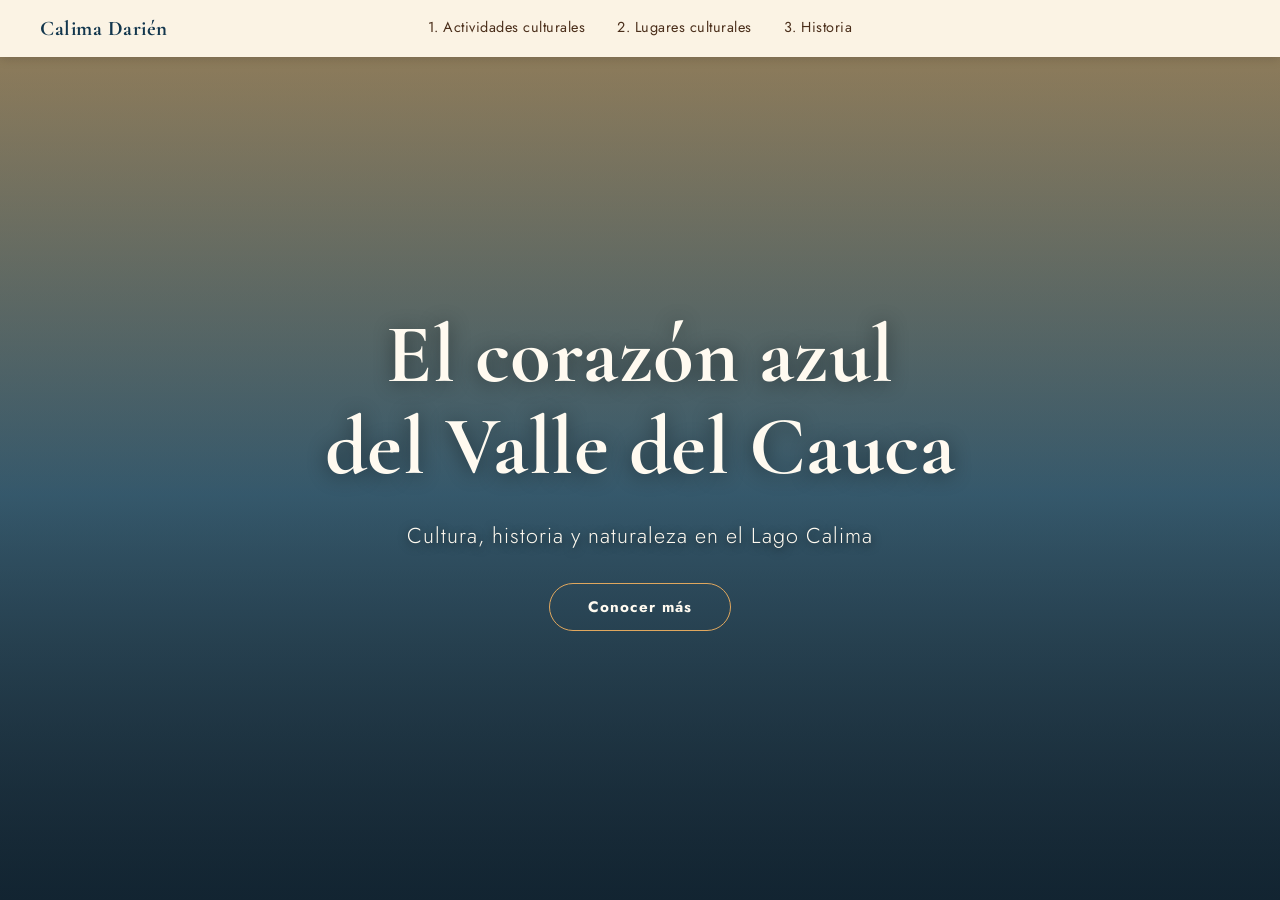
<file: index.html>
<!DOCTYPE html>
<html lang="es">
<head>
  <meta charset="UTF-8">
  <meta name="viewport" content="width=device-width, initial-scale=1.0">
  <title>Calima Darién | Lago Calima</title>
  <meta name="description" content="Conoce la cultura, los lugares y la historia de Calima Darién y su lago.">

  <link rel="preconnect" href="https://fonts.googleapis.com">
  <link rel="preconnect" href="https://fonts.gstatic.com" crossorigin>
  <link href="https://fonts.googleapis.com/css2?family=Cormorant+Garamond:wght@400;500&family=Jost:wght@300;400&display=swap" rel="stylesheet">

  <link rel="stylesheet" href="estilos.css">
</head>
<body>

  <header class="barra">
    <a href="index.html" class="btn-principal"><b>Calima Darién</b></a>

    <nav class="menu">
      <a href="actividadesc.html">1. Actividades culturales</a>
      <a href="lugaresc.html">2. Lugares culturales</a>
      <a href="historia.html">3. Historia</a>
    </nav>

    <span class="espaciador"></span>
  </header>

  <main class="hero">
    <div class="hero-contenido">
      <h1><b>El corazón azul<br>del Valle del Cauca</b></h1>
      <p class="subtitulo">Cultura, historia y naturaleza en el Lago Calima</p>
      <a href="historia.html" class="boton"><b>Conocer más</b></a>
    </div>
  </main>

</body>
</html>
</file>
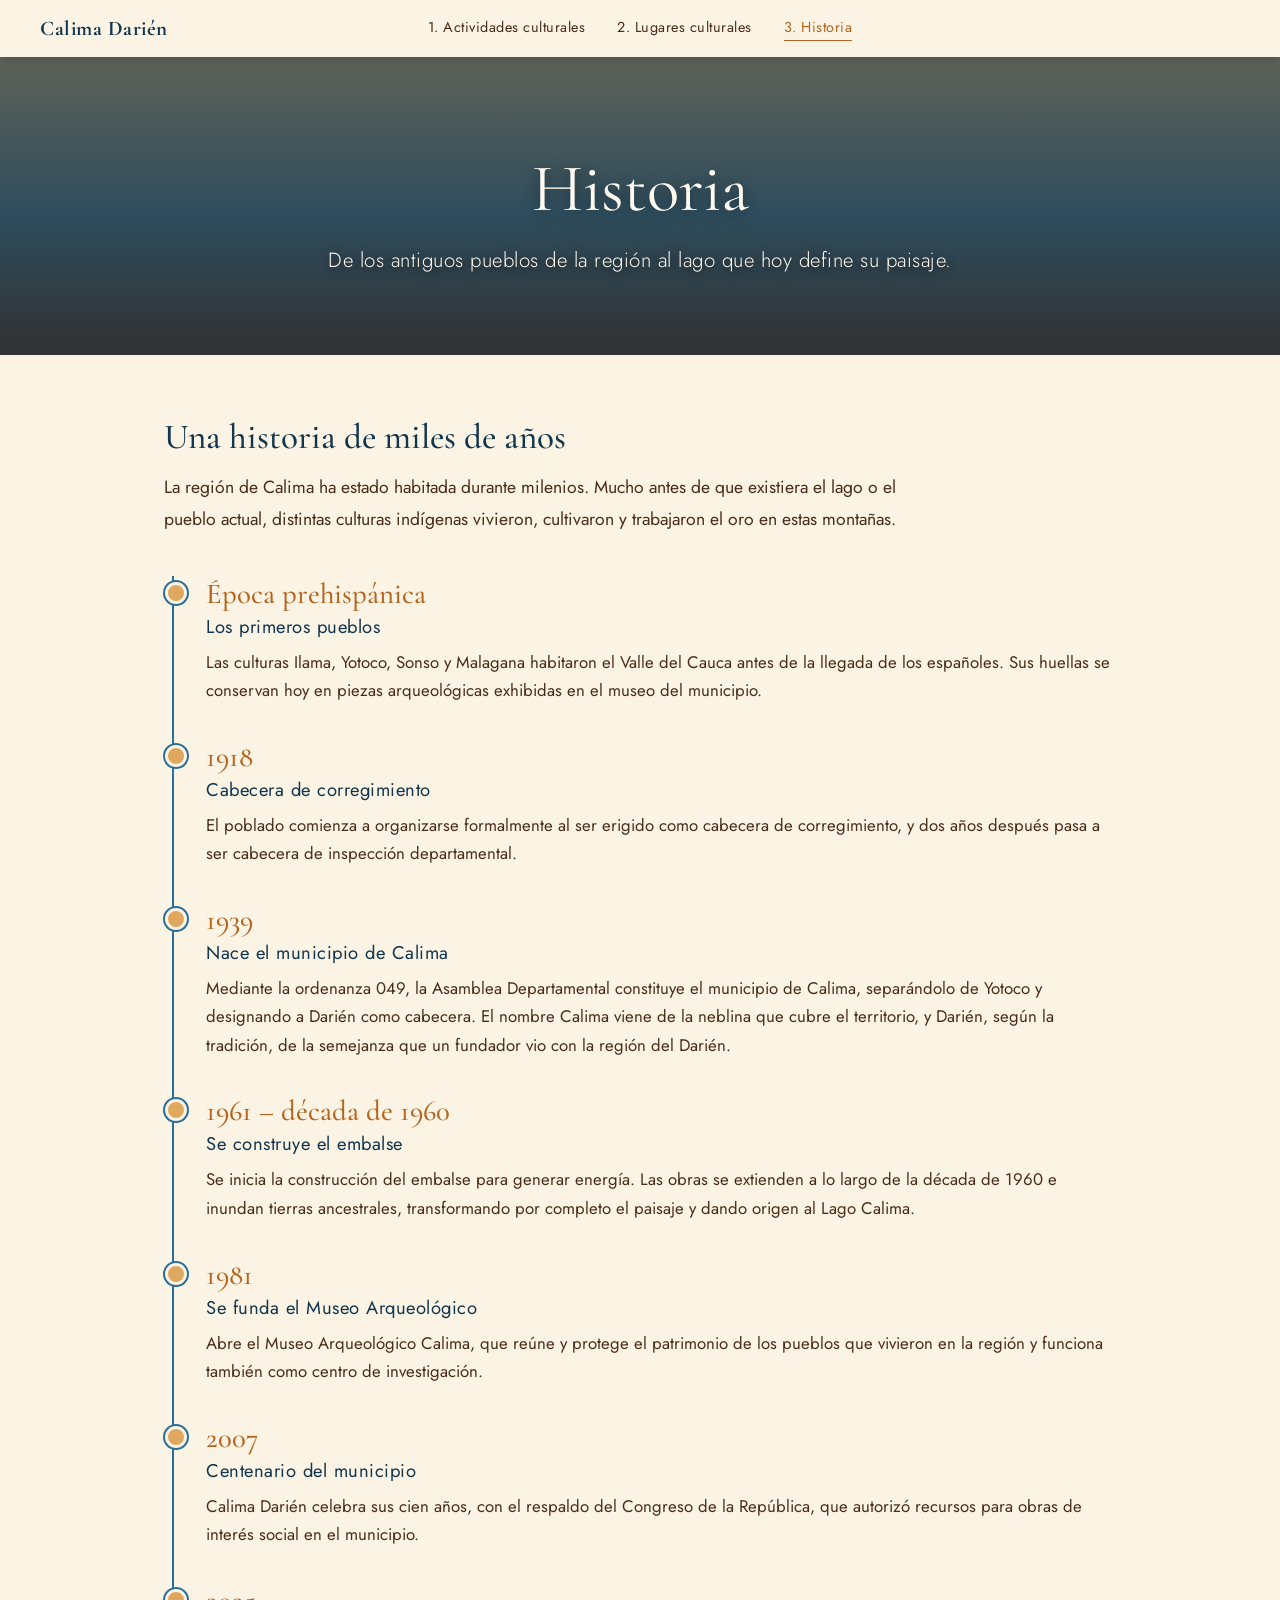
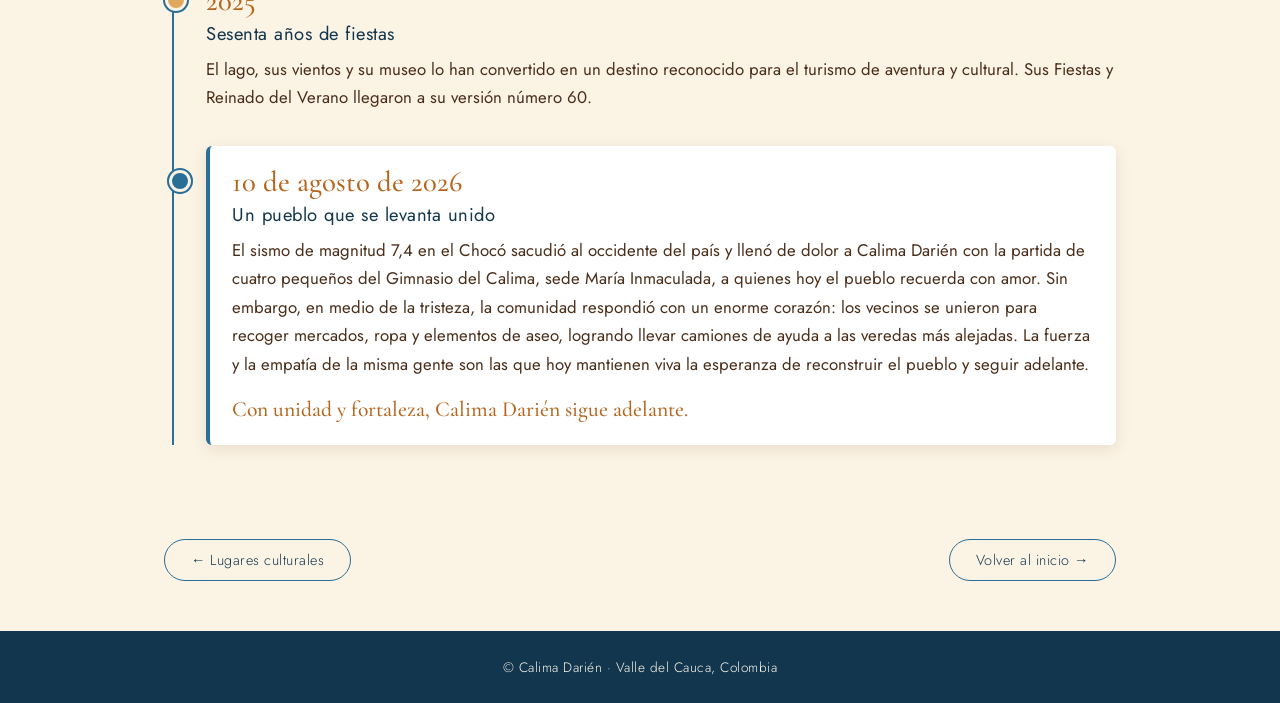
<file: historia.html>
<!DOCTYPE html>
<html lang="es">
<head>
  <meta charset="UTF-8">
  <meta name="viewport" content="width=device-width, initial-scale=1.0">
  <title>Historia | Calima Darién</title>
  <meta name="description" content="Línea de tiempo de la historia de Calima Darién: pueblos antiguos, fundación, construcción del lago y la fuerza de su gente.">

  <link rel="preconnect" href="https://fonts.googleapis.com">
  <link rel="preconnect" href="https://fonts.gstatic.com" crossorigin>
  <link href="https://fonts.googleapis.com/css2?family=Cormorant+Garamond:wght@400;500&family=Jost:wght@300;400&display=swap" rel="stylesheet">

  <link rel="stylesheet" href="estilos.css">
</head>
<body class="interna">

  <header class="barra">
    <a href="index.html" class="btn-principal"><b>Calima Darién</b></a>

    <nav class="menu">
      <a href="actividadesc.html">1. Actividades culturales</a>
      <a href="lugaresc.html">2. Lugares culturales</a>
      <a href="historia.html" class="activo" aria-current="page">3. Historia</a>
    </nav>

    <span class="espaciador"></span>
  </header>

  <section class="cabecera-pagina cabecera-historia">
    <h1>Historia</h1>
    <p>De los antiguos pueblos de la región al lago que hoy define su paisaje.</p>
  </section>

  <main class="contenido">
    <div class="intro">
      <h2>Una historia de miles de años</h2>
      <p>
        La región de Calima ha estado habitada durante milenios. Mucho antes de
        que existiera el lago o el pueblo actual, distintas culturas indígenas
        vivieron, cultivaron y trabajaron el oro en estas montañas.
      </p>
    </div>

    <div class="linea-tiempo">

      <div class="hito">
        <span class="anio">Época prehispánica</span>
        <h3>Los primeros pueblos</h3>
        <p>
          Las culturas Ilama, Yotoco, Sonso y Malagana habitaron el Valle del
          Cauca antes de la llegada de los españoles. Sus huellas se conservan
          hoy en piezas arqueológicas exhibidas en el museo del municipio.
        </p>
      </div>

      <div class="hito">
        <span class="anio">1918</span>
        <h3>Cabecera de corregimiento</h3>
        <p>
          El poblado comienza a organizarse formalmente al ser erigido como
          cabecera de corregimiento, y dos años después pasa a ser cabecera de
          inspección departamental.
        </p>
      </div>

      <div class="hito">
        <span class="anio">1939</span>
        <h3>Nace el municipio de Calima</h3>
        <p>
          Mediante la ordenanza 049, la Asamblea Departamental constituye el
          municipio de Calima, separándolo de Yotoco y designando a Darién
          como cabecera. El nombre Calima viene de la neblina que cubre el
          territorio, y Darién, según la tradición, de la semejanza que un
          fundador vio con la región del Darién.
        </p>
      </div>

      <div class="hito">
        <span class="anio">1961 – década de 1960</span>
        <h3>Se construye el embalse</h3>
        <p>
          Se inicia la construcción del embalse para generar energía. Las obras
          se extienden a lo largo de la década de 1960 e inundan tierras
          ancestrales, transformando por completo el paisaje y dando origen al
          Lago Calima.
        </p>
      </div>

      <div class="hito">
        <span class="anio">1981</span>
        <h3>Se funda el Museo Arqueológico</h3>
        <p>
          Abre el Museo Arqueológico Calima, que reúne y protege el patrimonio
          de los pueblos que vivieron en la región y funciona también como
          centro de investigación.
        </p>
      </div>

      <div class="hito">
        <span class="anio">2007</span>
        <h3>Centenario del municipio</h3>
        <p>
          Calima Darién celebra sus cien años, con el respaldo del Congreso de
          la República, que autorizó recursos para obras de interés social en
          el municipio.
        </p>
      </div>

      <div class="hito">
        <span class="anio">2025</span>
        <h3>Sesenta años de fiestas</h3>
        <p>
          El lago, sus vientos y su museo lo han convertido en un destino
          reconocido para el turismo de aventura y cultural. Sus Fiestas y
          Reinado del Verano llegaron a su versión número 60.
        </p>
      </div>

      <div class="hito hito-destacado">
        <span class="anio">10 de agosto de 2026</span>
        <h3>Un pueblo que se levanta unido</h3>
        <p>
          El sismo de magnitud 7,4 en el Chocó sacudió al occidente del país y llenó de dolor a Calima Darién con la partida de cuatro pequeños del Gimnasio del Calima, sede María Inmaculada, a quienes hoy el pueblo recuerda con amor. Sin embargo, en medio de la tristeza, la comunidad respondió con un enorme corazón: los vecinos se unieron para recoger mercados, ropa y elementos de aseo, logrando llevar camiones de ayuda a las veredas más alejadas. La fuerza y la empatía de la misma gente son las que hoy mantienen viva la esperanza de reconstruir el pueblo y seguir adelante.
        </p>
        <p class="frase-final">Con unidad y fortaleza, Calima Darién sigue adelante.</p>
      </div>

    </div>
  </main>

  <nav class="navegacion-paginas">
    <a href="lugaresc.html">← Lugares culturales</a>
    <a href="index.html">Volver al inicio →</a>
  </nav>

  <footer class="pie">
    <p>© Calima Darién · Valle del Cauca, Colombia</p>
  </footer>

</body>
</html>
</file>
<file: estilos.css>
/* ===== VARIABLES DE COLOR (tonos tierra y azules) ===== */
:root {
  --crema: #fbf3e4;
  --tierra-oscuro: #4a2e1a;
  --terracota: #b5651d;
  --azul-profundo: #12364d;
  --azul-lago: #2a6f97;
  --dorado: #e0a75e;
  --texto-claro: #fffaf0;
}

* {
  margin: 0;
  padding: 0;
  box-sizing: border-box;
}

html, body {
  height: 100%;
}

body {
  font-family: "Jost", sans-serif;
  font-weight: 300;
  background-color: var(--azul-profundo);
  color: var(--texto-claro);
}

a {
  text-decoration: none;
  color: inherit;
}

/* ===== BARRA DE NAVEGACIÓN ===== */
.barra {
  position: fixed;
  top: 0;
  left: 0;
  width: 100%;
  z-index: 10;
  display: grid;
  grid-template-columns: 1fr auto 1fr;
  align-items: center;
  padding: 16px 40px;
  background-color: var(--crema);
  color: var(--tierra-oscuro);
  box-shadow: 0 2px 10px rgba(0, 0, 0, 0.15);
}

.btn-principal {
  font-family: "Cormorant Garamond", serif;
  font-size: clamp(1.3rem, 1.5vw, 1.6rem);
  font-weight: 500;
  letter-spacing: 0.5px;
  color: var(--azul-profundo);
}

.menu {
  display: flex;
  gap: 32px;
}

.menu a {
  font-size: clamp(0.9rem, 1vw, 1.05rem);
  font-weight: 400;
  letter-spacing: 0.5px;
  padding-bottom: 3px;
  border-bottom: 1px solid transparent;
  transition: color 0.3s, border-color 0.3s;
}

.menu a:hover,
.menu a.activo {
  color: var(--terracota);
  border-bottom-color: var(--terracota);
}

/* ===== HERO (INICIO) ===== */
.hero {
  min-height: 100vh;
  display: flex;
  align-items: center;
  justify-content: center;
  text-align: center;
  padding: 100px 24px 60px;
  background:
    linear-gradient(
      to bottom,
      rgba(18, 54, 77, 0.35) 0%,
      rgba(74, 46, 26, 0.35) 55%,
      rgba(18, 30, 40, 0.75) 100%
    ),
    url("https://blogger.googleusercontent.com/img/b/R29vZ2xl/AVvXsEgp2KFAe_UCFP4J2xGSUJrZlvVt5zDSRNdugfr3U5ejgVvif3VngmFKuK3y-PgHHKj7U-qdiKil6Cmu6ggLbUylZGqxwDFVBUe-m3QUEKrpuqBc21c8SRWSz9uvf5Kk9CR0P2majYUhHSw/s1600/lago-calima-la+mellicera.JPG") center / cover no-repeat,
    linear-gradient(to bottom, #e0a75e 0%, #2a6f97 55%, #12364d 100%);
}

.hero-contenido {
  max-width: 900px;
}

.hero h1 {
  font-family: "Cormorant Garamond", serif;
  font-weight: 400;
  font-size: clamp(2.6rem, 7vw, 5.2rem);
  line-height: 1.1;
  letter-spacing: 0.5px;
  text-shadow: 0 2px 20px rgba(0, 0, 0, 0.45);
}

.subtitulo {
  margin-top: 28px;
  font-size: clamp(1.1rem, 2vw, 1.35rem);
  letter-spacing: 1px;
  text-shadow: 0 2px 10px rgba(0, 0, 0, 0.7);
}

.boton {
  display: inline-block;
  margin-top: 32px;
  padding: 12px 38px;
  font-size: clamp(0.95rem, 1.1vw, 1.1rem);
  letter-spacing: 1px;
  color: var(--texto-claro);
  border: 1px solid var(--dorado);
  border-radius: 30px;
  transition: background-color 0.3s, color 0.3s;
}

.boton:hover {
  background-color: var(--dorado);
  color: var(--tierra-oscuro);
}

@media (max-width: 800px) {
  .barra {
    grid-template-columns: 1fr;
    justify-items: center;
    gap: 10px;
    padding: 12px 16px;
  }
  .espaciador { display: none; }
  .menu {
    flex-wrap: wrap;
    justify-content: center;
    gap: 8px 18px;
  }
  .menu a { font-size: 0.8rem; }
  .hero { padding-top: 150px; }
}

/* ===== PÁGINAS INTERNAS ===== */
body.interna {
  height: auto;
  min-height: 100%;
  background-color: var(--crema);
  color: var(--tierra-oscuro);
}

.cabecera-pagina {
  --imagen-fondo: url("https://blogger.googleusercontent.com/img/b/R29vZ2xl/AVvXsEgp2KFAe_UCFP4J2xGSUJrZlvVt5zDSRNdugfr3U5ejgVvif3VngmFKuK3y-PgHHKj7U-qdiKil6Cmu6ggLbUylZGqxwDFVBUe-m3QUEKrpuqBc21c8SRWSz9uvf5Kk9CR0P2majYUhHSw/s1600/lago-calima-la+mellicera.JPG");
  padding: 150px 24px 80px;
  text-align: center;
  color: var(--texto-claro);
  background:
    linear-gradient(
      to bottom,
      rgba(18, 54, 77, 0.55) 0%,
      rgba(74, 46, 26, 0.55) 100%
    ),
    var(--imagen-fondo) center / cover no-repeat,
    linear-gradient(to bottom, #e0a75e 0%, #2a6f97 60%, #12364d 100%);
}

.cabecera-actividades {
  --imagen-fondo: url("https://visitvalle.travel/wp-content/uploads/2024/08/deportes-calima-el-darien.webp");
}

.cabecera-lugares {
  --imagen-fondo: url("https://static.wixstatic.com/media/1ad7b5_3fcc40ae84d74452bb39520ca6f21c20~mv2.jpg/v1/fill/w_1920,h_2560,al_c,q_90,usm_0.66_1.00_0.01,enc_auto/1ad7b5_3fcc40ae84d74452bb39520ca6f21c20~mv2.jpg");
}

.cabecera-historia {
  --imagen-fondo: url("https://lagocalima.com.co/wp-content/uploads/2025/04/del-lago-calima-cesar-trivin204131o.webp");
}

.cabecera-pagina h1 {
  font-family: "Cormorant Garamond", serif;
  font-weight: 400;
  font-size: clamp(2.8rem, 6vw, 4.2rem);
  line-height: 1.15;
  text-shadow: 0 2px 16px rgba(0, 0, 0, 0.45);
}

.cabecera-pagina p {
  max-width: 680px;
  margin: 18px auto 0;
  font-size: clamp(1.05rem, 1.6vw, 1.3rem);
  letter-spacing: 0.5px;
  text-shadow: 0 2px 10px rgba(0, 0, 0, 0.7);
}

.contenido {
  max-width: 1000px;
  margin: 0 auto;
  padding: 60px 24px 40px;
}

.contenido h2 {
  font-family: "Cormorant Garamond", serif;
  font-weight: 500;
  font-size: 2.2rem;
  color: var(--azul-profundo);
  margin-bottom: 14px;
}

.contenido p {
  font-size: 1.1rem;
  line-height: 1.8;
  font-weight: 400;
  margin-bottom: 16px;
}

.intro {
  max-width: 760px;
  margin-bottom: 40px;
}

.tarjetas {
  display: grid;
  grid-template-columns: repeat(auto-fit, minmax(360px, 1fr));
  gap: 24px;
}

.tarjeta {
  background-color: #ffffff;
  border-left: 4px solid var(--terracota);
  border-radius: 6px;
  padding: 24px;
  box-shadow: 0 4px 16px rgba(74, 46, 26, 0.1);
  transition: transform 0.3s, box-shadow 0.3s;
}

.tarjeta:hover {
  transform: translateY(-4px);
  box-shadow: 0 8px 22px rgba(74, 46, 26, 0.18);
}

.tarjeta h3 {
  font-family: "Cormorant Garamond", serif;
  font-weight: 500;
  font-size: 1.8rem;
  color: var(--azul-lago);
  margin-bottom: 10px;
}

.tarjeta p {
  font-size: 1.05rem;
  line-height: 1.7;
  margin-bottom: 0;
}

.etiqueta {
  display: inline-block;
  margin-bottom: 10px;
  padding: 5px 16px;
  font-size: clamp(0.78rem, 0.85vw, 0.9rem);
  font-weight: 500;
  letter-spacing: 1px;
  text-transform: uppercase;
  color: var(--texto-claro);
  background-color: var(--terracota);
  border-radius: 20px;
}

.linea-tiempo {
  margin: 20px 0 10px 8px;
  padding-left: 32px;
  border-left: 2px solid var(--azul-lago);
}

.hito {
  position: relative;
  margin-bottom: 34px;
}

.hito::before {
  content: "";
  position: absolute;
  left: -41px;
  top: 6px;
  width: 16px;
  height: 16px;
  background-color: var(--dorado);
  border: 3px solid var(--crema);
  border-radius: 50%;
  box-shadow: 0 0 0 2px var(--azul-lago);
}

.hito .anio {
  font-family: "Cormorant Garamond", serif;
  font-size: 1.8rem;
  font-weight: 500;
  color: var(--terracota);
}

.hito h3 {
  font-size: 1.15rem;
  font-weight: 400;
  letter-spacing: 0.5px;
  color: var(--azul-profundo);
  margin: 2px 0 8px;
}

.hito p {
  font-size: 1.05rem;
  line-height: 1.7;
  margin-bottom: 0;
}

.navegacion-paginas {
  max-width: 1000px;
  margin: 20px auto 0;
  padding: 0 24px 50px;
  display: flex;
  justify-content: space-between;
  gap: 16px;
  flex-wrap: wrap;
}

.navegacion-paginas a {
  padding: 10px 26px;
  font-size: 0.9rem;
  letter-spacing: 0.5px;
  color: var(--azul-profundo);
  border: 1px solid var(--azul-lago);
  border-radius: 30px;
  transition: background-color 0.3s, color 0.3s;
}

.navegacion-paginas a:hover {
  background-color: var(--azul-lago);
  color: var(--texto-claro);
}

.pie {
  padding: 26px 24px;
  text-align: center;
  font-size: 0.85rem;
  letter-spacing: 0.5px;
  color: var(--texto-claro);
  background-color: var(--azul-profundo);
}

@media (max-width: 800px) {
  .cabecera-pagina { padding-top: 190px; }
  .contenido { padding-top: 40px; }
}

/* ===== FOTOS EN TARJETAS ===== */
.foto-tarjeta {
  width: 100%;
  height: 200px;
  margin: 0 0 16px;
  border-radius: 6px;
  overflow: hidden;
  background: linear-gradient(135deg, var(--dorado) 0%, var(--azul-lago) 100%);
}

.foto-tarjeta img {
  display: block;
  width: 100%;
  height: 100%;
  object-fit: cover;
  object-position: center;
}

/* ===== HITO DESTACADO (evento reciente) ===== */
.hito-destacado {
  background-color: #ffffff;
  border-left: 4px solid var(--azul-lago);
  border-radius: 6px;
  padding: 18px 22px;
  box-shadow: 0 4px 16px rgba(74, 46, 26, 0.1);
}

.hito-destacado::before {
  top: 24px;
  background-color: var(--azul-lago);
}

.hito-destacado .frase-final {
  margin-top: 12px;
  font-family: "Cormorant Garamond", serif;
  font-size: 1.35rem;
  font-weight: 500;
  color: var(--terracota);
}

/* ===== ESCALADO EN PANTALLAS GRANDES ===== */
@media (min-width: 1600px) {
  html {
    font-size: 112%;
  }
}

@media (min-width: 2000px) {
  html {
    font-size: 122%;
  }
}
</file>
